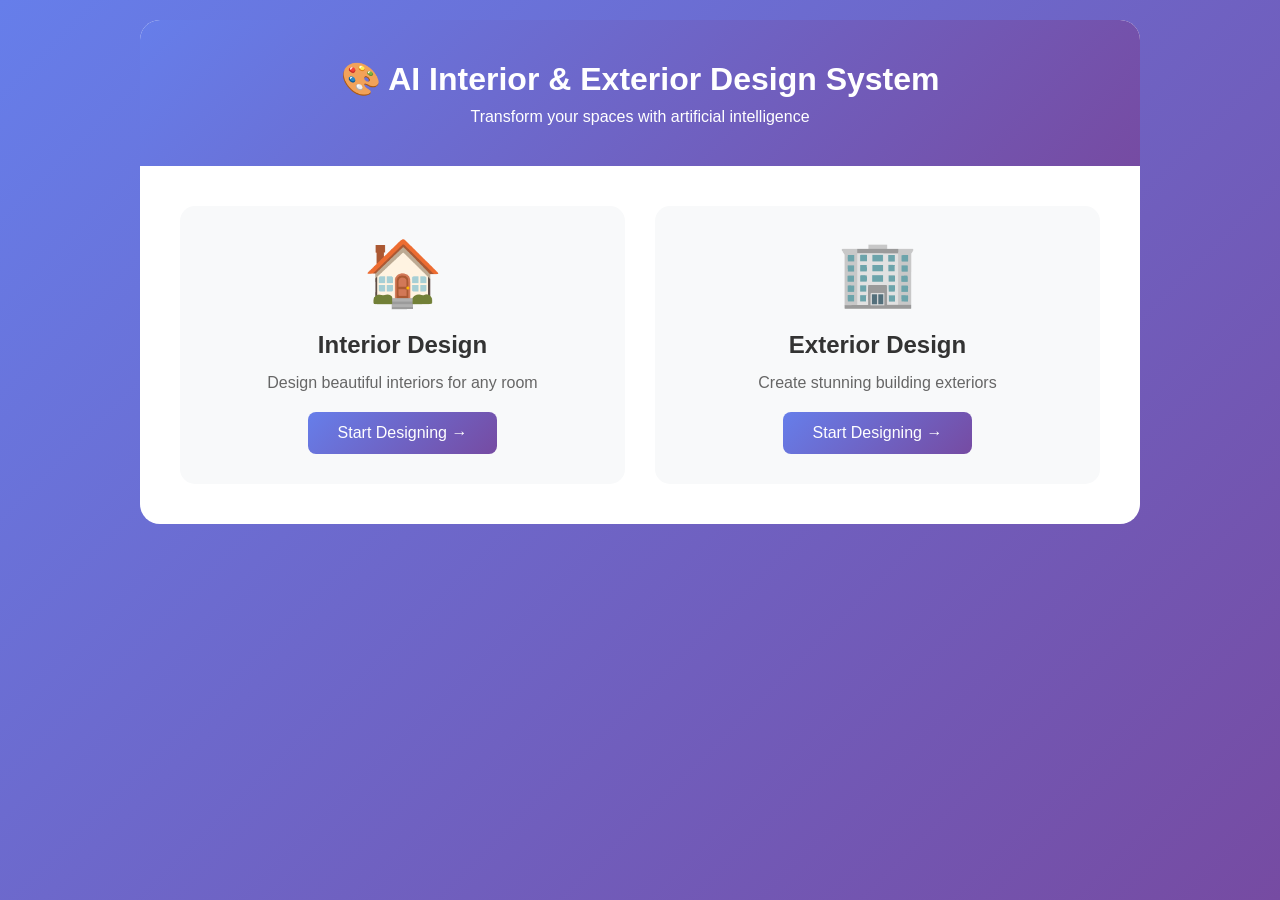
<file: templates/index.html>
<!DOCTYPE html>
<html>
<head>
    <meta charset="UTF-8">
    <title>AI Design System</title>
    <style>
        * { margin: 0; padding: 0; box-sizing: border-box; }
        body {
            font-family: Arial, sans-serif;
            background: linear-gradient(135deg, #667eea 0%, #764ba2 100%);
            min-height: 100vh;
            padding: 20px;
        }
        .container {
            max-width: 1000px;
            margin: 0 auto;
            background: white;
            border-radius: 20px;
            overflow: hidden;
        }
        header {
            background: linear-gradient(135deg, #667eea 0%, #764ba2 100%);
            color: white;
            padding: 40px;
            text-align: center;
        }
        header h1 { font-size: 2em; margin-bottom: 10px; }
        .cards {
            display: grid;
            grid-template-columns: repeat(auto-fit, minmax(300px, 1fr));
            gap: 30px;
            padding: 40px;
        }
        .card {
            text-align: center;
            padding: 30px;
            background: #f8f9fa;
            border-radius: 15px;
            transition: transform 0.3s;
        }
        .card:hover { transform: translateY(-5px); }
        .card-icon { font-size: 4em; margin-bottom: 20px; }
        .card h2 { margin-bottom: 15px; color: #333; }
        .card p { color: #666; margin-bottom: 20px; }
        .btn {
            display: inline-block;
            padding: 12px 30px;
            background: linear-gradient(135deg, #667eea 0%, #764ba2 100%);
            color: white;
            text-decoration: none;
            border-radius: 8px;
        }
    </style>
</head>
<body>
    <div class="container">
        <header>
            <h1>🎨 AI Interior & Exterior Design System</h1>
            <p>Transform your spaces with artificial intelligence</p>
        </header>
        <div class="cards">
            <div class="card">
                <div class="card-icon">🏠</div>
                <h2>Interior Design</h2>
                <p>Design beautiful interiors for any room</p>
                <a href="/interior" class="btn">Start Designing →</a>
            </div>
            <div class="card">
                <div class="card-icon">🏢</div>
                <h2>Exterior Design</h2>
                <p>Create stunning building exteriors</p>
                <a href="/exterior" class="btn">Start Designing →</a>
            </div>
        </div>
    </div>
</body>
</html>
</file>
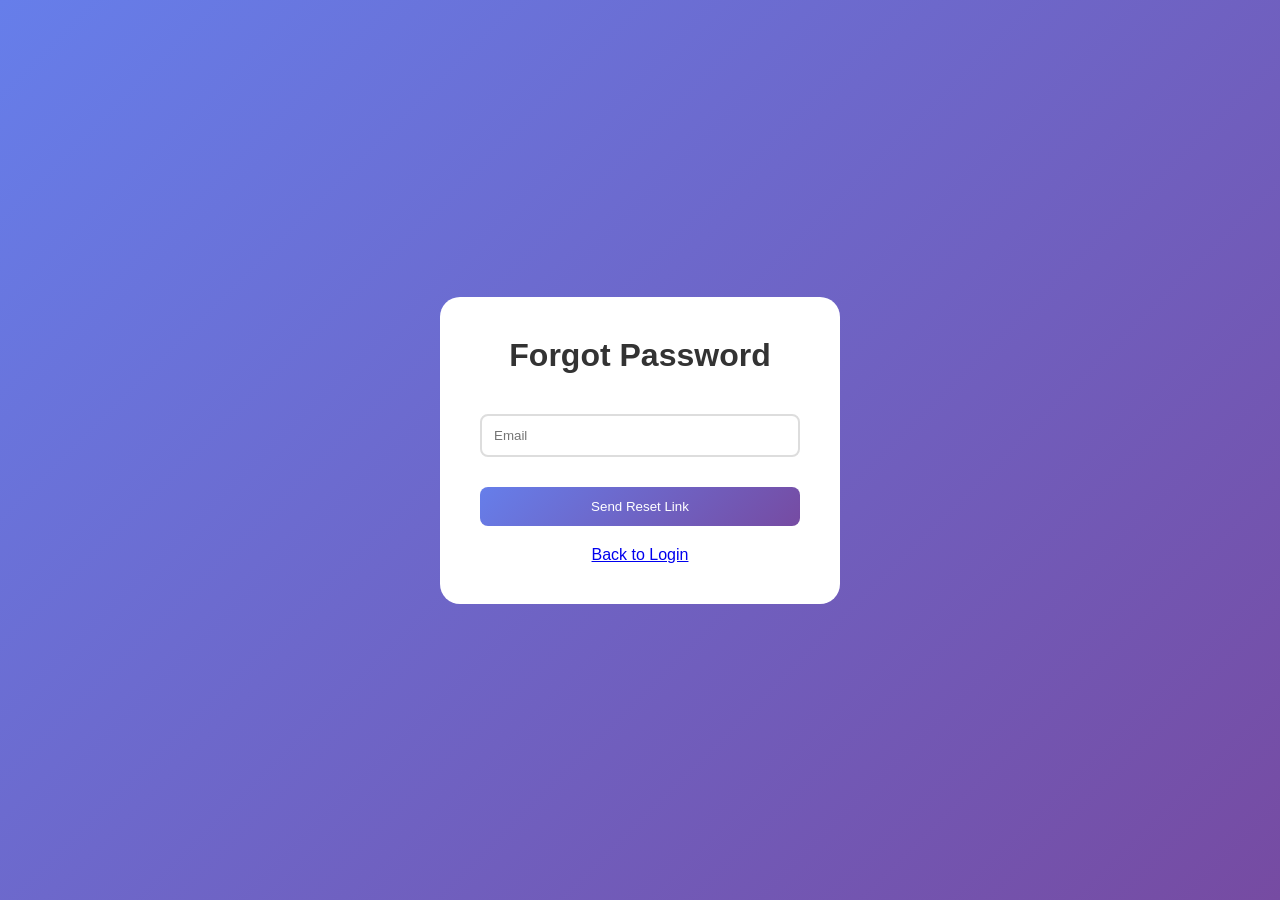
<file: templates/forgot_password.html>
<!DOCTYPE html>
<html>
<head>
    <title>Forgot Password - AI Design System</title>
    <style>
        * { margin: 0; padding: 0; box-sizing: border-box; }
        body {
            font-family: Arial, sans-serif;
            background: linear-gradient(135deg, #667eea 0%, #764ba2 100%);
            min-height: 100vh;
            display: flex;
            justify-content: center;
            align-items: center;
        }
        .container {
            background: white;
            padding: 40px;
            border-radius: 20px;
            width: 400px;
        }
        h1 { margin-bottom: 30px; color: #333; text-align: center; }
        input {
            width: 100%;
            padding: 12px;
            margin: 10px 0;
            border: 2px solid #ddd;
            border-radius: 8px;
        }
        button {
            width: 100%;
            padding: 12px;
            background: linear-gradient(135deg, #667eea 0%, #764ba2 100%);
            color: white;
            border: none;
            border-radius: 8px;
            cursor: pointer;
            margin-top: 20px;
        }
        .links { text-align: center; margin-top: 20px; }
    </style>
</head>
<body>
    <div class="container">
        <h1>Forgot Password</h1>
        <form id="forgotForm">
            <input type="email" name="email" placeholder="Email" required>
            <button type="submit">Send Reset Link</button>
        </form>
        <div class="links">
            <a href="/login">Back to Login</a>
        </div>
    </div>
    <script>
        document.getElementById('forgotForm').addEventListener('submit', async (e) => {
            e.preventDefault();
            const formData = new FormData(e.target);
            const response = await fetch('/api/forgot-password', { method: 'POST', body: formData });
            const data = await response.json();
            if (data.success) {
                alert('Reset token: ' + data.reset_token + '\nUse this token to reset your password');
                window.location.href = '/reset-password?token=' + data.reset_token;
            } else {
                alert('Error: ' + data.error);
            }
        });
    </script>
</body>
</html>
</file>
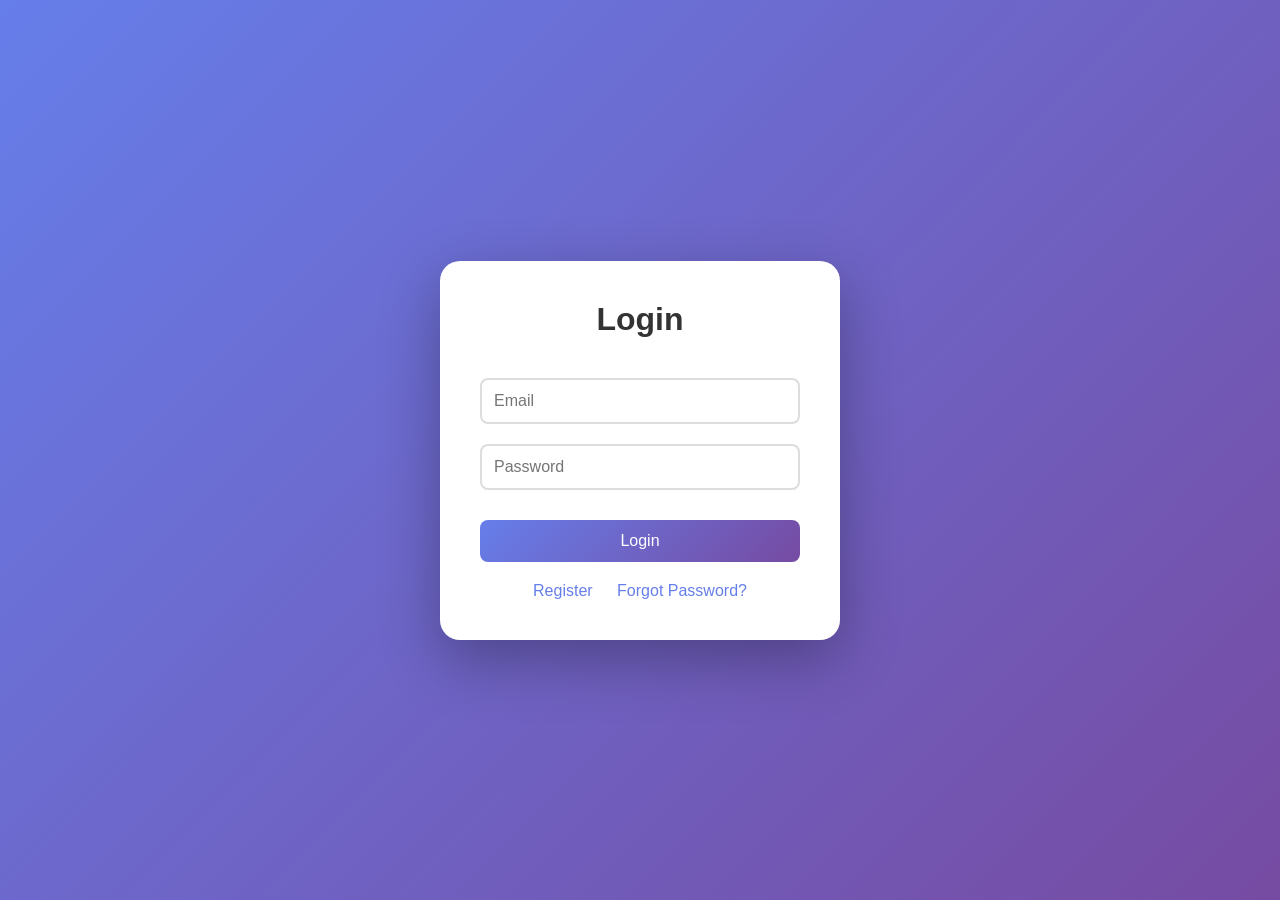
<file: templates/login.html>
<!DOCTYPE html>
<html>
<head>
    <title>Login - AI Design System</title>
    <style>
        * { margin: 0; padding: 0; box-sizing: border-box; }
        body {
            font-family: Arial, sans-serif;
            background: linear-gradient(135deg, #667eea 0%, #764ba2 100%);
            min-height: 100vh;
            display: flex;
            justify-content: center;
            align-items: center;
        }
        .container {
            background: white;
            padding: 40px;
            border-radius: 20px;
            width: 400px;
            box-shadow: 0 20px 60px rgba(0,0,0,0.3);
        }
        h1 { margin-bottom: 30px; color: #333; text-align: center; }
        input {
            width: 100%;
            padding: 12px;
            margin: 10px 0;
            border: 2px solid #ddd;
            border-radius: 8px;
            font-size: 16px;
        }
        button {
            width: 100%;
            padding: 12px;
            background: linear-gradient(135deg, #667eea 0%, #764ba2 100%);
            color: white;
            border: none;
            border-radius: 8px;
            cursor: pointer;
            margin-top: 20px;
            font-size: 16px;
        }
        .links { text-align: center; margin-top: 20px; }
        .links a { color: #667eea; text-decoration: none; margin: 0 10px; }
        .error { color: red; margin-top: 10px; text-align: center; display: none; }
    </style>
</head>
<body>
    <div class="container">
        <h1>Login</h1>
        <form id="loginForm">
            <input type="email" id="email" name="email" placeholder="Email" required>
            <input type="password" id="password" name="password" placeholder="Password" required>
            <div class="error" id="errorMsg"></div>
            <button type="submit">Login</button>
        </form>
        <div class="links">
            <a href="/register">Register</a>
            <a href="/forgot-password">Forgot Password?</a>
        </div>
    </div>
    <script>
        document.getElementById('loginForm').addEventListener('submit', async (e) => {
            e.preventDefault();
            const email = document.getElementById('email').value;
            const password = document.getElementById('password').value;
            const errorMsg = document.getElementById('errorMsg');
            errorMsg.style.display = 'none';
            try {
                const formData = new FormData();
                formData.append('email', email);
                formData.append('password', password);
                const response = await fetch('/api/login', { method: 'POST', body: formData });
                const data = await response.json();
                if (data.success) {
                    localStorage.setItem('token', data.token);
                    localStorage.setItem('user', JSON.stringify(data.user));
                    window.location.href = '/dashboard';
                } else {
                    errorMsg.style.display = 'block';
                    errorMsg.textContent = data.error || 'Login failed';
                }
            } catch (error) {
                errorMsg.style.display = 'block';
                errorMsg.textContent = 'Error: ' + error.message;
            }
        });
    </script>
</body>
</html>
</file>
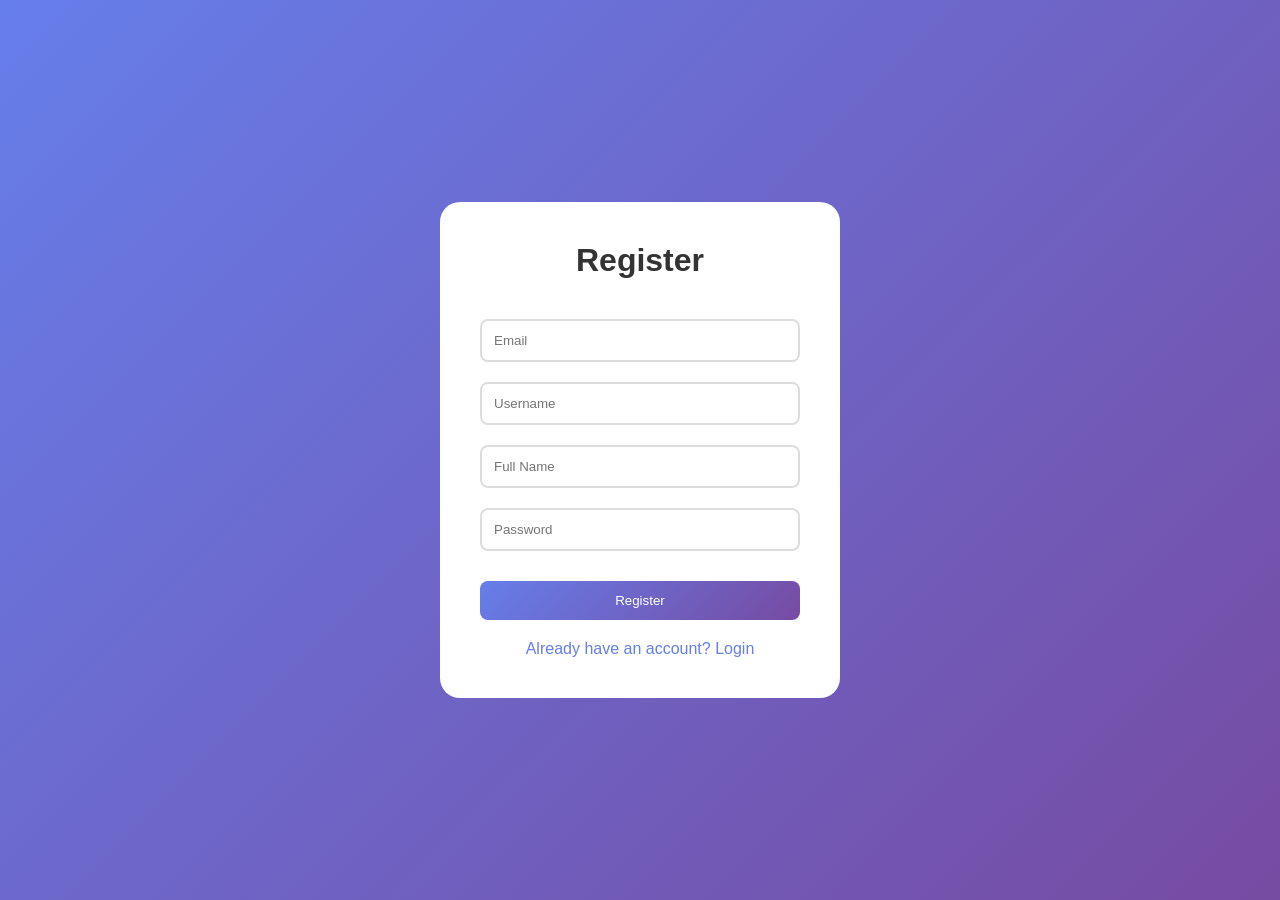
<file: templates/register.html>
<!DOCTYPE html>
<html>
<head>
    <title>Register - AI Design System</title>
    <style>
        * { margin: 0; padding: 0; box-sizing: border-box; }
        body {
            font-family: Arial, sans-serif;
            background: linear-gradient(135deg, #667eea 0%, #764ba2 100%);
            min-height: 100vh;
            display: flex;
            justify-content: center;
            align-items: center;
        }
        .container {
            background: white;
            padding: 40px;
            border-radius: 20px;
            width: 400px;
        }
        h1 { margin-bottom: 30px; color: #333; text-align: center; }
        input {
            width: 100%;
            padding: 12px;
            margin: 10px 0;
            border: 2px solid #ddd;
            border-radius: 8px;
        }
        button {
            width: 100%;
            padding: 12px;
            background: linear-gradient(135deg, #667eea 0%, #764ba2 100%);
            color: white;
            border: none;
            border-radius: 8px;
            cursor: pointer;
            margin-top: 20px;
        }
        .links { text-align: center; margin-top: 20px; }
        .links a { color: #667eea; text-decoration: none; }
        .error { color: red; margin-top: 10px; text-align: center; display: none; }
    </style>
</head>
<body>
    <div class="container">
        <h1>Register</h1>
        <form id="registerForm">
            <input type="email" id="email" name="email" placeholder="Email" required>
            <input type="text" id="username" name="username" placeholder="Username" required>
            <input type="text" id="full_name" name="full_name" placeholder="Full Name">
            <input type="password" id="password" name="password" placeholder="Password" required>
            <div class="error" id="errorMsg"></div>
            <button type="submit">Register</button>
        </form>
        <div class="links">
            <a href="/login">Already have an account? Login</a>
        </div>
    </div>
    <script>
        document.getElementById('registerForm').addEventListener('submit', async (e) => {
            e.preventDefault();
            const email = document.getElementById('email').value;
            const username = document.getElementById('username').value;
            const full_name = document.getElementById('full_name').value;
            const password = document.getElementById('password').value;
            const errorMsg = document.getElementById('errorMsg');
            errorMsg.style.display = 'none';
            try {
                const formData = new FormData();
                formData.append('email', email);
                formData.append('username', username);
                formData.append('full_name', full_name);
                formData.append('password', password);
                const response = await fetch('/api/register', { method: 'POST', body: formData });
                const data = await response.json();
                if (data.success) {
                    localStorage.setItem('token', data.token);
                    localStorage.setItem('user', JSON.stringify(data.user));
                    window.location.href = '/dashboard';
                } else {
                    errorMsg.style.display = 'block';
                    errorMsg.textContent = data.error || 'Registration failed';
                }
            } catch (error) {
                errorMsg.style.display = 'block';
                errorMsg.textContent = 'Error: ' + error.message;
            }
        });
    </script>
</body>
</html>
</file>
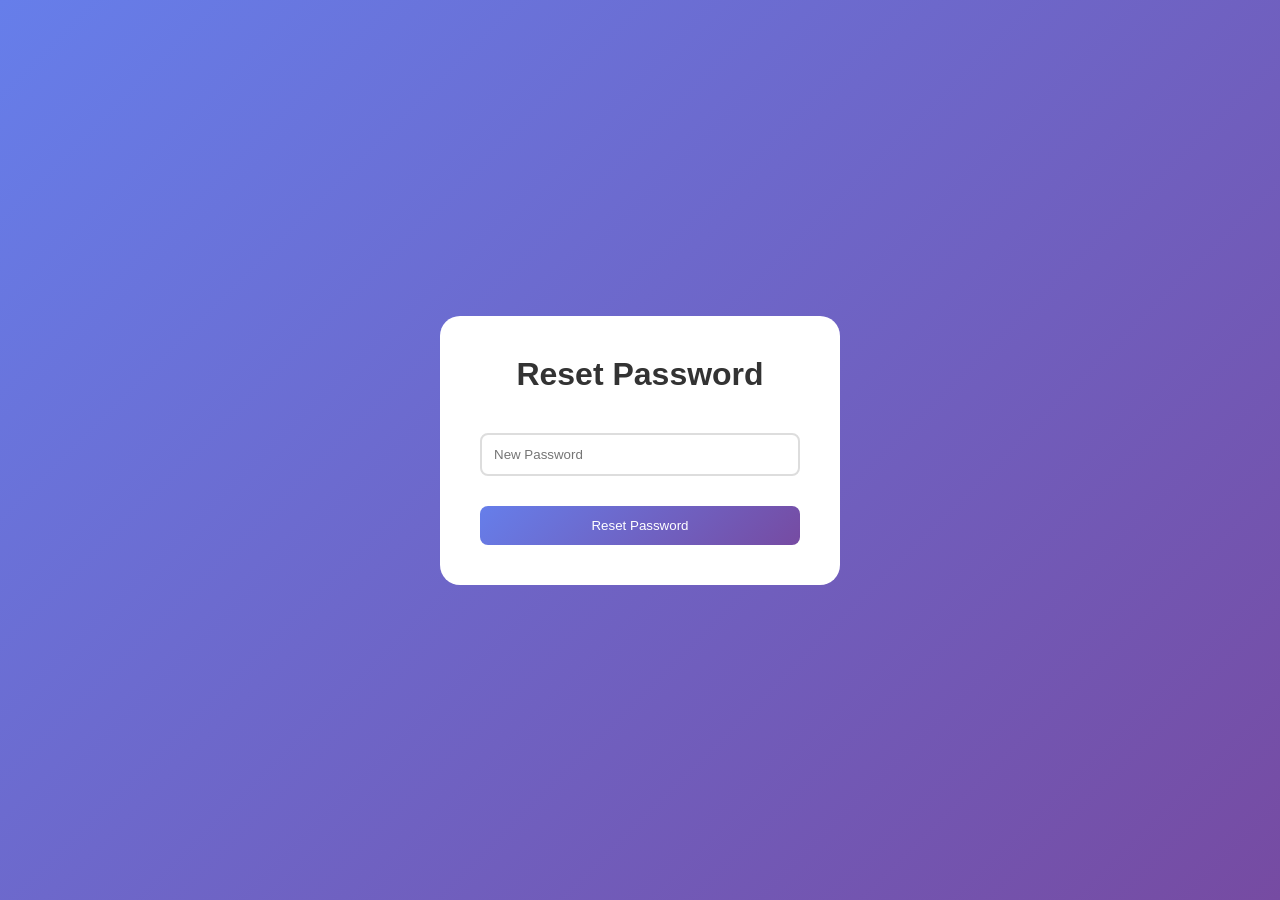
<file: templates/reset_password.html>
<!DOCTYPE html>
<html>
<head>
    <title>Reset Password - AI Design System</title>
    <style>
        * { margin: 0; padding: 0; box-sizing: border-box; }
        body {
            font-family: Arial, sans-serif;
            background: linear-gradient(135deg, #667eea 0%, #764ba2 100%);
            min-height: 100vh;
            display: flex;
            justify-content: center;
            align-items: center;
        }
        .container {
            background: white;
            padding: 40px;
            border-radius: 20px;
            width: 400px;
        }
        h1 { margin-bottom: 30px; color: #333; text-align: center; }
        input {
            width: 100%;
            padding: 12px;
            margin: 10px 0;
            border: 2px solid #ddd;
            border-radius: 8px;
        }
        button {
            width: 100%;
            padding: 12px;
            background: linear-gradient(135deg, #667eea 0%, #764ba2 100%);
            color: white;
            border: none;
            border-radius: 8px;
            cursor: pointer;
            margin-top: 20px;
        }
    </style>
</head>
<body>
    <div class="container">
        <h1>Reset Password</h1>
        <form id="resetForm">
            <input type="hidden" name="token" value="">
            <input type="password" name="new_password" placeholder="New Password" required>
            <button type="submit">Reset Password</button>
        </form>
    </div>
    <script>
        const urlParams = new URLSearchParams(window.location.search);
        const token = urlParams.get('token');
        document.querySelector('input[name="token"]').value = token;
        
        document.getElementById('resetForm').addEventListener('submit', async (e) => {
            e.preventDefault();
            const formData = new FormData(e.target);
            const response = await fetch('/api/reset-password', { method: 'POST', body: formData });
            const data = await response.json();
            if (data.success) {
                alert('Password reset successfully! Please login.');
                window.location.href = '/login';
            } else {
                alert('Error: ' + data.error);
            }
        });
    </script>
</body>
</html>
</file>
